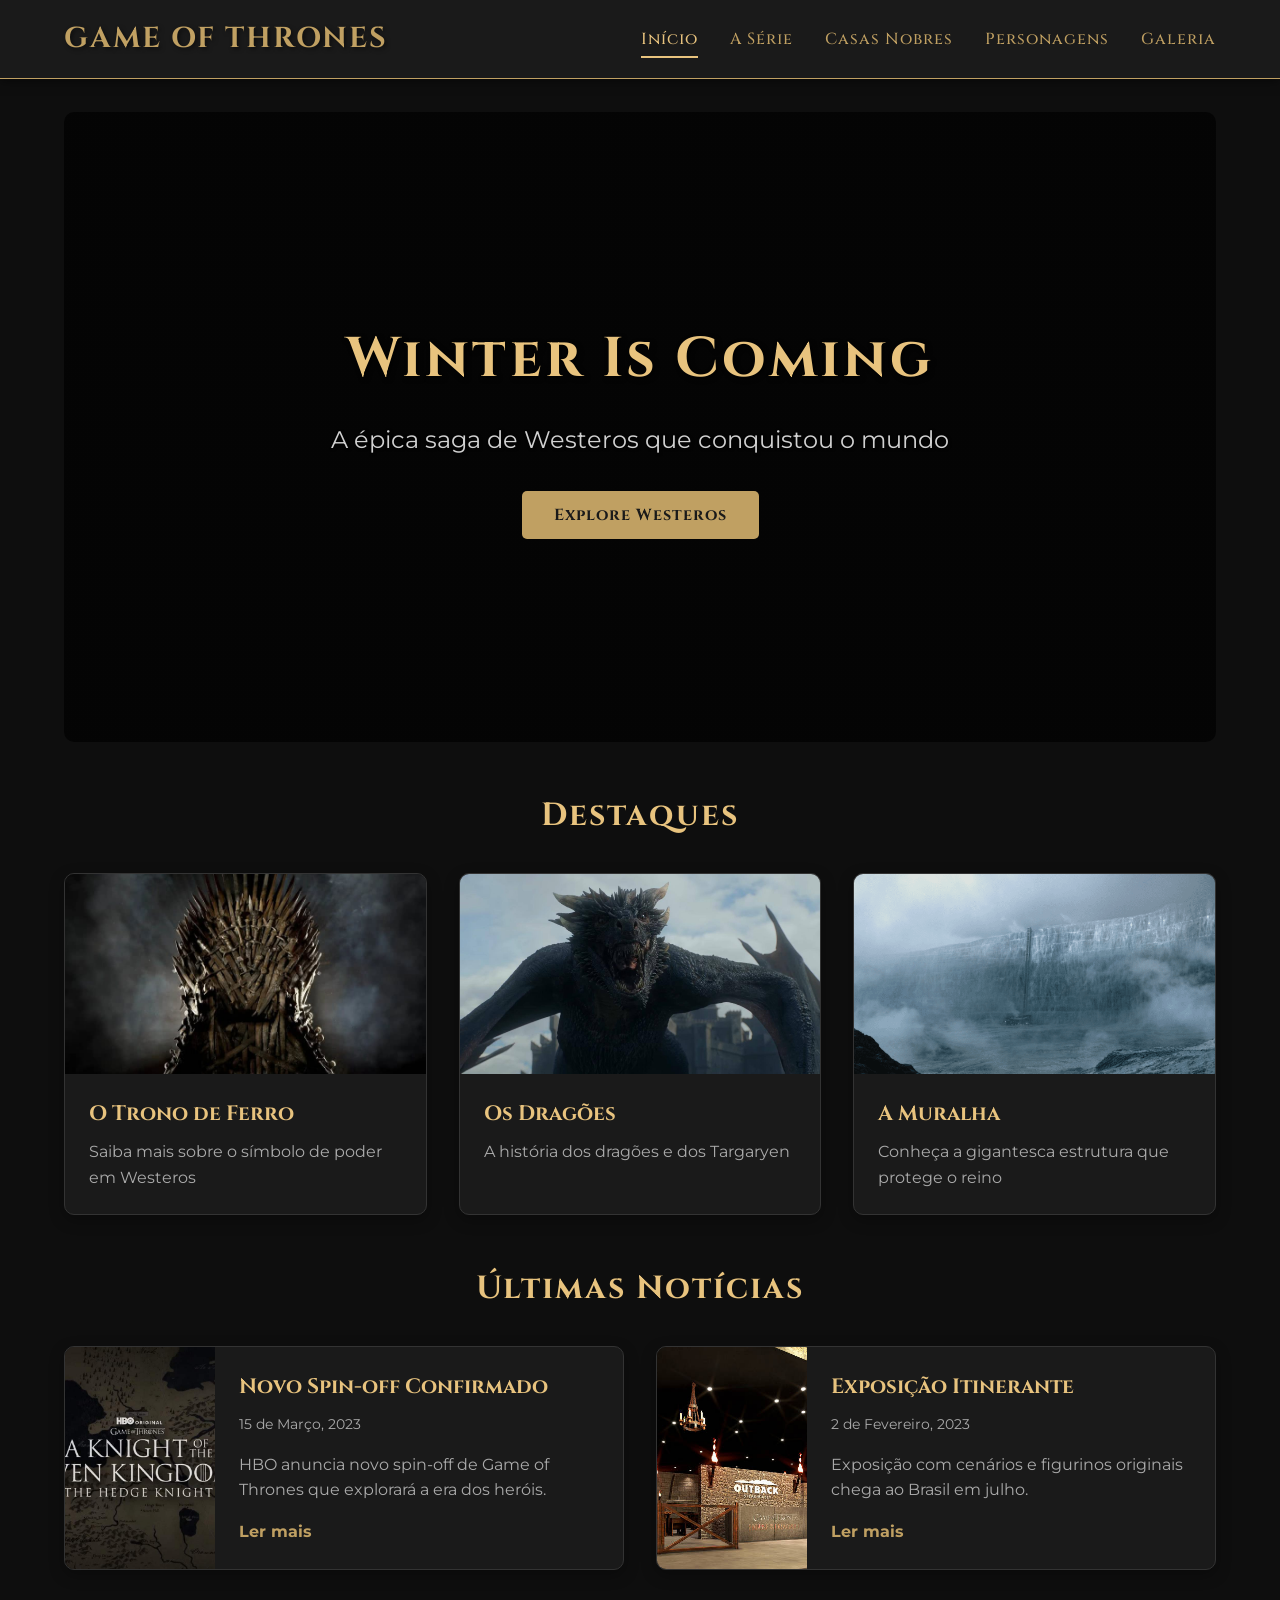
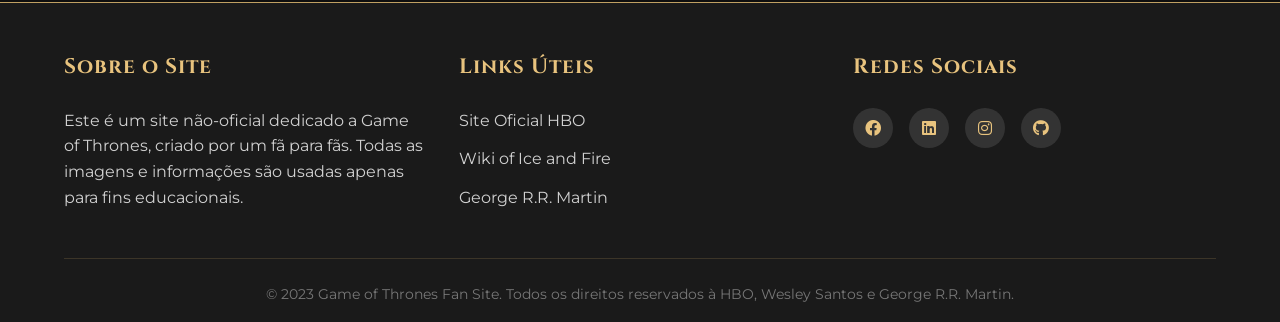
<file: gameofThrones/index.html>
<!DOCTYPE html>
<html lang="pt-br">
<head>
    <meta charset="UTF-8">
    <meta name="viewport" content="width=device-width, initial-scale=1.0">
    <title>Game of Thrones - O Site Oficial</title>
    <link rel="shortcut icon" href="img/ico.png" type="image/x-icon">
    <link rel="stylesheet" href="css/styles.css">
    <link rel="stylesheet" href="https://cdnjs.cloudflare.com/ajax/libs/font-awesome/6.0.0-beta3/css/all.min.css">
    <link href="https://fonts.googleapis.com/css2?family=Cinzel:wght@400;700&family=Montserrat:wght@400;500&display=swap" rel="stylesheet">
</head>
<body>
    <header>
        <div class="logo">
            <h1>GAME OF THRONES</h1>
        </div>
        <nav>
            <ul>
                <li><a href="#" class="active" data-page="home">Início</a></li>
                <li><a href="#" data-page="about">A Série</a></li>
                <li><a href="#" data-page="houses">Casas Nobres</a></li>
                <li><a href="#" data-page="characters">Personagens</a></li>
                <li><a href="#" data-page="gallery">Galeria</a></li>
            </ul>
        </nav>
        <div class="menu-toggle">
            <i class="fas fa-bars"></i>
        </div>
    </header>

    <main>
        <!-- Página Inicial -->
        <section id="home-page" class="page active">
            <div class="hero">
                <div class="hero-content">
                    <h2>Winter Is Coming</h2>
                    <p>A épica saga de Westeros que conquistou o mundo</p>
                    <button class="cta-button">Explore Westeros</button>
                </div>
            </div>

            <div class="highlights">
                <h3>Destaques</h3>
                <div class="highlight-cards">
                    <div class="highlight-card">
                        <img src="img/trono de ferro.jpg" alt="Trono de Ferro">
                        <h4>O Trono de Ferro</h4>
                        <p>Saiba mais sobre o símbolo de poder em Westeros</p>
                    </div>
                    <div class="highlight-card">
                        <img src="img/os dragoes.jpeg" alt="Dragões">
                        <h4>Os Dragões</h4>
                        <p>A história dos dragões e dos Targaryen</p>
                    </div>
                    <div class="highlight-card">
                        <img src="img/a muralha.png" alt="A Muralha">
                        <h4>A Muralha</h4>
                        <p>Conheça a gigantesca estrutura que protege o reino</p>
                    </div>
                </div>
            </div>

            <div class="news">
                <h3>Últimas Notícias</h3>
                <div class="news-container">
                    <div class="news-item">
                        <img src="img/spinof.jpg" alt="Spin-off">
                        <div class="news-content">
                            <h4>Novo Spin-off Confirmado</h4>
                            <p class="news-date">15 de Março, 2023</p>
                            <p>HBO anuncia novo spin-off de Game of Thrones que explorará a era dos heróis.</p>
                            <a href="#" class="read-more">Ler mais</a>
                        </div>
                    </div>
                    <div class="news-item">
                        <img src="img/exposicao.jpg" alt="Exposição">
                        <div class="news-content">
                            <h4>Exposição Itinerante</h4>
                            <p class="news-date">2 de Fevereiro, 2023</p>
                            <p>Exposição com cenários e figurinos originais chega ao Brasil em julho.</p>
                            <a href="#" class="read-more">Ler mais</a>
                        </div>
                    </div>
                </div>
            </div>
        </section>

        <!-- Página Sobre a Série -->
        <section id="about-page" class="page">
            <h2>A Série</h2>
            <div class="about-content">
                <div class="about-text">
                    <p>Game of Thrones é uma série de televisão norte-americana criada por David Benioff e D. B. Weiss, baseada na série de livros As Crônicas de Gelo e Fogo, escrita por George R. R. Martin.</p>
                    <p>A série estreou em 17 de abril de 2011 no canal HBO e rapidamente se tornou um fenômeno mundial, conhecida por sua narrativa complexa, personagens ricamente desenvolvidos e reviravoltas surpreendentes.</p>
                    <p>Com oito temporadas e 73 episódios, Game of Thrones foi filmada em diversos países, incluindo Irlanda do Norte, Croácia, Islândia e Espanha, utilizando locações reais para criar o mundo fantástico de Westeros.</p>
                    
                    <h3>Temporadas</h3>
                    <div class="seasons">
                        <div class="season">
                            <h4>Temporada 1 (2011)</h4>
                            <p>10 episódios</p>
                        </div>
                        <div class="season">
                            <h4>Temporada 2 (2012)</h4>
                            <p>10 episódios</p>
                        </div>
                        <div class="season">
                            <h4>Temporada 3 (2013)</h4>
                            <p>10 episódios</p>
                        </div>
                        <div class="season">
                            <h4>Temporada 4 (2014)</h4>
                            <p>10 episódios</p>
                        </div>
                        <div class="season">
                            <h4>Temporada 5 (2015)</h4>
                            <p>10 episódios</p>
                        </div>
                        <div class="season">
                            <h4>Temporada 6 (2016)</h4>
                            <p>10 episódios</p>
                        </div>
                        <div class="season">
                            <h4>Temporada 7 (2017)</h4>
                            <p>7 episódios</p>
                        </div>
                        <div class="season">
                            <h4>Temporada 8 (2019)</h4>
                            <p>6 episódios</p>
                        </div>
                    </div>
                </div>
                <div class="about-image">
                    <img src="img/Game-of-Thrones-2.jpg" alt="Game of Thrones">
                    <div class="awards">
                        <h4>Prêmios e Reconhecimento</h4>
                        <ul>
                            <li><i class="fas fa-trophy"></i> 59 Emmy Awards</li>
                            <li><i class="fas fa-trophy"></i> 5 Golden Globe Awards</li>
                            <li><i class="fas fa-trophy"></i> 11 Screen Actors Guild Awards</li>
                            <li><i class="fas fa-trophy"></i> Série mais premiada da história do Emmy</li>
                        </ul>
                    </div>
                </div>
            </div>
        </section>

        <!-- Página Casas Nobres -->
        <section id="houses-page" class="page">
            <h2>Casas Nobres de Westeros</h2>
            <div class="houses-intro">
                <p>As Sete Casas Nobres de Westeros são as famílias mais poderosas dos Sete Reinos, cada uma com sua própria história, lema e características distintas. Conheça as principais casas abaixo:</p>
            </div>

            <div class="houses-container">
                <div class="house-card stark">
                    <div class="house-banner">
                        <img src="img/casa stark1.jpg" alt="Casa Stark">
                    </div>
                    <div class="house-content">
                        <h3>Casa Stark</h3>
                        <p class="house-motto">"O Inverno Está Chegando"</p>
                        <p class="house-region">Norte</p>
                        <p>A Casa Stark de Winterfell é uma das famílias mais antigas e nobres de Westeros, conhecida por sua honra e conexão com os lobos gigantes.</p>
                        <div class="house-members">
                            <h4>Membros Principais:</h4>
                            <ul>
                                <li>Eddard Stark</li>
                                <li>Catelyn Stark</li>
                                <li>Jon Snow</li>
                                <li>Sansa Stark</li>
                                <li>Arya Stark</li>
                                <li>Bran Stark</li>
                                <li>Rickon Stark</li>
                            </ul>
                        </div>
                    </div>
                </div>

                <div class="house-card lannister">
                    <div class="house-banner">
                        <img src="img/Casa Lannister.jpg" alt="Casa Lannister">
                    </div>
                    <div class="house-content">
                        <h3>Casa Lannister</h3>
                        <p class="house-motto">"Ouça-me Rugir"</p>
                        <p class="house-region">Terras Ocidentais</p>
                        <p>A Casa Lannister de Rochedo Casterly é uma das famílias mais ricas e poderosas de Westeros, conhecida por sua astúcia e riqueza.</p>
                        <div class="house-members">
                            <h4>Membros Principais:</h4>
                            <ul>
                                <li>Tywin Lannister</li>
                                <li>Cersei Lannister</li>
                                <li>Jaime Lannister</li>
                                <li>Tyrion Lannister</li>
                                <li>Joffrey Baratheon</li>
                                <li>Myrcella Baratheon</li>
                                <li>Tommen Baratheon</li>
                            </ul>
                        </div>
                    </div>
                </div>

                <div class="house-card targaryen">
                    <div class="house-banner">
                        <img src="img/Casa Targaryen.jpg" alt="Casa Targaryen">
                    </div>
                    <div class="house-content">
                        <h3>Casa Targaryen</h3>
                        <p class="house-motto">"Fogo e Sangue"</p>
                        <p class="house-region">Pedra do Dragão (originalmente)</p>
                        <p>A Casa Targaryen é uma família nobre que governou Westeros por quase 300 anos, conhecida por seus cabelos prateados e por domar dragões.</p>
                        <div class="house-members">
                            <h4>Membros Principais:</h4>
                            <ul>
                                <li>Daenerys Targaryen</li>
                                <li>Viserys Targaryen</li>
                                <li>Aegon Targaryen (Jon Snow)</li>
                                <li>Rhaegar Targaryen</li>
                                <li>Aerys II Targaryen</li>
                            </ul>
                        </div>
                    </div>
                </div>

                <div class="house-card baratheon">
                    <div class="house-banner">
                        <img src="img/Casa Baratheon.jpg" alt="Casa Baratheon">
                    </div>
                    <div class="house-content">
                        <h3>Casa Baratheon</h3>
                        <p class="house-motto">"Nossa é a Fúria"</p>
                        <p class="house-region">Terras da Tempestade</p>
                        <p>A Casa Baratheon de Ponta Tempestade ascendeu ao poder quando Robert Baratheon derrubou a dinastia Targaryen na Rebelião de Robert.</p>
                        <div class="house-members">
                            <h4>Membros Principais:</h4>
                            <ul>
                                <li>Robert Baratheon</li>
                                <li>Stannis Baratheon</li>
                                <li>Renly Baratheon</li>
                                <li>Joffrey Baratheon</li>
                                <li>Myrcella Baratheon</li>
                                <li>Tommen Baratheon</li>
                            </ul>
                        </div>
                    </div>
                </div>

                <div class="house-card greyjoy">
                    <div class="house-banner">
                        <img src="img/Casa Greyjoy.jpg" alt="Casa Greyjoy">
                    </div>
                    <div class="house-content">
                        <h3>Casa Greyjoy</h3>
                        <p class="house-motto">"Nós Não Semeamos"</p>
                        <p class="house-region">Ilhas de Ferro</p>
                        <p>A Casa Greyjoy de Pyke governa as Ilhas de Ferro, um grupo de ilhas rochosas cujos habitantes são temidos como saqueadores e piratas.</p>
                        <div class="house-members">
                            <h4>Membros Principais:</h4>
                            <ul>
                                <li>Balon Greyjoy</li>
                                <li>Yara Greyjoy</li>
                                <li>Theon Greyjoy</li>
                                <li>Euron Greyjoy</li>
                            </ul>
                        </div>
                    </div>
                </div>

                <div class="house-card tyrell">
                    <div class="house-banner">
                        <img src="img/Casa Tyrell.webp" alt="Casa Tyrell">
                    </div>
                    <div class="house-content">
                        <h3>Casa Tyrell</h3>
                        <p class="house-motto">"Crescemos Fortes"</p>
                        <p class="house-region">Campina</p>
                        <p>A Casa Tyrell de Jardim de Cima é a mais rica das Grandes Casas devido às terras férteis da Campina e ao comércio de alimentos.</p>
                        <div class="house-members">
                            <h4>Membros Principais:</h4>
                            <ul>
                                <li>Olenna Tyrell</li>
                                <li>Mace Tyrell</li>
                                <li>Margaery Tyrell</li>
                                <li>Loras Tyrell</li>
                            </ul>
                        </div>
                    </div>
                </div>
            </div>
        </section>

        <!-- Página Personagens -->
        <section id="characters-page" class="page">
            <h2>Personagens Principais</h2>
            <div class="characters-intro">
                <p>Game of Thrones apresenta um elenco vasto e complexo de personagens. Conheça os principais abaixo:</p>
            </div>

            <div class="characters-container">
                <div class="character-card">
                    <img src="img/Jon Snow.jpg" alt="Jon Snow">
                    <div class="character-info">
                        <h3>Jon Snow</h3>
                        <p class="character-house">Casa Stark/Targaryen</p>
                        <p class="character-actor">Interpretado por Kit Harington</p>
                        <p>Filho bastardo de Eddard Stark que se torna Lorde Comandante da Patrulha da Noite e peça chave na guerra contra os Caminhantes Brancos.</p>
                    </div>
                </div>

                <div class="character-card">
                    <img src="img/Daenerys Targaryen.jpg" alt="Daenerys Targaryen">
                    <div class="character-info">
                        <h3>Daenerys Targaryen</h3>
                        <p class="character-house">Casa Targaryen</p>
                        <p class="character-actor">Interpretada por Emilia Clarke</p>
                        <p>A última herdeira da dinastia Targaryen, conhecida como a Mãe dos Dragões, que busca recuperar o Trono de Ferro de sua família.</p>
                    </div>
                </div>

                <div class="character-card">
                    <img src="img/Tyrion Lannister.jpg" alt="Tyrion Lannister">
                    <div class="character-info">
                        <h3>Tyrion Lannister</h3>
                        <p class="character-house">Casa Lannister</p>
                        <p class="character-actor">Interpretado por Peter Dinklage</p>
                        <p>O "Duende", conhecido por sua inteligência e sagacidade, que se torna um dos conselheiros mais importantes de Daenerys Targaryen.</p>
                    </div>
                </div>

                <div class="character-card">
                    <img src="img/Cersei Lannister.jpg" alt="Cersei Lannister">
                    <div class="character-info">
                        <h3>Cersei Lannister</h3>
                        <p class="character-house">Casa Lannister</p>
                        <p class="character-actor">Interpretada por Lena Headey</p>
                        <p>Rainha de Westeros, conhecida por sua crueldade e determinação em manter o poder a qualquer custo.</p>
                    </div>
                </div>

                <div class="character-card">
                    <img src="img/Arya Stark.webp" alt="Arya Stark">
                    <div class="character-info">
                        <h3>Arya Stark</h3>
                        <p class="character-house">Casa Stark</p>
                        <p class="character-actor">Interpretada por Maisie Williams</p>
                        <p>A filha mais nova de Ned Stark que se torna uma guerreira habilidosa e busca vingança contra aqueles que prejudicaram sua família.</p>
                    </div>
                </div>

                <div class="character-card">
                    <img src="img/Sansa Stark.jpg" alt="Sansa Stark">
                    <div class="character-info">
                        <h3>Sansa Stark</h3>
                        <p class="character-house">Casa Stark</p>
                        <p class="character-actor">Interpretada por Sophie Turner</p>
                        <p>A filha mais velha de Ned Stark que evolui de uma jovem ingênua para uma líder astuta e poderosa do Norte.</p>
                    </div>
                </div>
            </div>
        </section>

        <!-- Página Galeria -->
        <section id="gallery-page" class="page">
            <h2>Galeria</h2>
            <div class="gallery-intro">
                <p>Explore imagens icônicas de Game of Thrones, desde locações impressionantes até cenas memoráveis.</p>
            </div>

            <div class="gallery-container">
                <div class="gallery-item">
                    <img src="img/trono de ferro.jpg" alt="Trono de Ferro">
                    <div class="gallery-caption">O Trono de Ferro</div>
                </div>
                <div class="gallery-item">
                    <img src="img/os dragoes.jpeg" alt="Dragões">
                    <div class="gallery-caption">Os Dragões de Daenerys</div>
                </div>
                <div class="gallery-item">
                    <img src="img/a muralha.png" alt="A Muralha">
                    <div class="gallery-caption">A Muralha</div>
                </div>
                <div class="gallery-item">
                    <img src="img/Winterfell.jpg" alt="Winterfell">
                    <div class="gallery-caption">Winterfell</div>
                </div>
                <div class="gallery-item">
                    <img src="img/portoreal.webp" alt="King's Landing">
                    <div class="gallery-caption">Porto Real</div>
                </div>
                <div class="gallery-item">
                    <img src="img/Jon Snow.jpg" alt="Jon Snow">
                    <div class="gallery-caption">Jon Snow</div>
                </div>
            </div>
        </section>
    </main>

    <footer>
        <div class="footer-content">
            <div class="footer-section">
                <h3>Sobre o Site</h3>
                <p>Este é um site não-oficial dedicado a Game of Thrones, criado por um fã para fãs. Todas as imagens e informações são usadas apenas para fins educacionais.</p>
            </div>
            <div class="footer-section">
                <h3>Links Úteis</h3>
                <ul>
                    <li><a href="https://www.hbo.com/game-of-thrones" target="_blank">Site Oficial HBO</a></li>
                    <li><a href="https://awoiaf.westeros.org/" target="_blank">Wiki of Ice and Fire</a></li>
                    <li><a href="https://georgerrmartin.com/" target="_blank">George R.R. Martin</a></li>
                </ul>
            </div>
            <div class="footer-section">
                <h3>Redes Sociais</h3>
                <div class="social-icons">
                    <a href="https://www.facebook.com/" target="_blank"><i class="fab fa-facebook"></i></a>
                    <a href="https://www.linkedin.com/in/wesley-santos-0a2b20334" target="_blank" rel="noopener noreferrer">
                        <i class="fab fa-linkedin"></i>
                    </a>
                    <a href="https://www.instagram.com/wesley.santos_16?igsh=ZnZzYnZnNWIxbzVt" target="_blank"><i class="fab fa-instagram"></i></a>
                    <a href="https://github.com/Wesley2117" target="_blank" rel="noopener noreferrer">
                        <i class="fab fa-github"></i>
                    </a>
                </div>
            </div>
        </div>
        <div class="footer-bottom">
            <p>&copy; 2023 Game of Thrones Fan Site. Todos os direitos reservados à HBO, Wesley Santos e George R.R. Martin.</p>
        </div>
    </footer>

    <script src="js/script.js"></script>
</body>
</html>
</file>
<file: gameofThrones/css/styles.css>
/* Reset e Estilos Globais */
* {
    margin: 0;
    padding: 0;
    box-sizing: border-box;
}

body {
    background-color: #0e0e0e;
    color: #d1d1d1;
    font-family: 'Montserrat', sans-serif;
    line-height: 1.6;
}

a {
    text-decoration: none;
    color: inherit;
}

ul {
    list-style: none;
}

/* Header */
header {
    background-color: #1a1a1a;
    color: #c0a062;
    padding: 1rem 5%;
    display: flex;
    justify-content: space-between;
    align-items: center;
    position: fixed;
    width: 100%;
    top: 0;
    z-index: 1000;
    box-shadow: 0 2px 10px rgba(0, 0, 0, 0.5);
    border-bottom: 1px solid #c0a062;
}

.logo h1 {
    font-family: 'Cinzel', serif;
    font-size: 1.8rem;
    font-weight: 700;
    letter-spacing: 2px;
    text-shadow: 2px 2px 4px rgba(0, 0, 0, 0.5);
}

nav ul {
    display: flex;
}

nav ul li {
    margin-left: 2rem;
}

nav ul li a {
    font-weight: 500;
    transition: color 0.3s;
    padding: 0.5rem 0;
    position: relative;
    font-family: 'Cinzel', serif;
    letter-spacing: 1px;
}

nav ul li a:hover {
    color: #e8c37e;
}

nav ul li a.active {
    color: #e8c37e;
}

nav ul li a.active::after {
    content: '';
    position: absolute;
    bottom: 0;
    left: 0;
    width: 100%;
    height: 2px;
    background-color: #e8c37e;
}

.menu-toggle {
    display: none;
    cursor: pointer;
    font-size: 1.5rem;
}

/* Main Content */
main {
    margin-top: 80px;
    min-height: calc(100vh - 160px);
    padding: 2rem 5%;
}

.page {
    display: none;
}

.page.active {
    display: block;
    animation: fadeIn 0.5s ease-in-out;
}

@keyframes fadeIn {
    from { opacity: 0; }
    to { opacity: 1; }
}

/* Home Page */
.hero {
    background: linear-gradient(rgba(0, 0, 0, 0.7), rgba(0, 0, 0, 0.7)), url('https://images.unsplash.com/photo-1534447677768-be436bb09401?ixlib=rb-1.2.1&auto=format&fit=crop&w=1350&q=80');
    background-size: cover;
    background-position: center;
    height: 70vh;
    display: flex;
    align-items: center;
    justify-content: center;
    text-align: center;
    border-radius: 10px;
    margin-bottom: 3rem;
    position: relative;
}

.hero-content {
    z-index: 2;
}

.hero h2 {
    font-family: 'Cinzel', serif;
    font-size: 3.5rem;
    margin-bottom: 1rem;
    color: #e8c37e;
    text-shadow: 2px 2px 5px rgba(0, 0, 0, 0.8);
    letter-spacing: 3px;
}

.hero p {
    font-size: 1.5rem;
    margin-bottom: 2rem;
    text-shadow: 1px 1px 3px rgba(0, 0, 0, 0.8);
}

.cta-button {
    background-color: #c0a062;
    color: #1a1a1a;
    border: none;
    padding: 0.8rem 2rem;
    font-size: 1rem;
    border-radius: 5px;
    cursor: pointer;
    transition: all 0.3s;
    font-weight: bold;
    font-family: 'Cinzel', serif;
    letter-spacing: 1px;
}

.cta-button:hover {
    background-color: #e8c37e;
    transform: translateY(-3px);
    box-shadow: 0 5px 15px rgba(200, 160, 80, 0.4);
}

.highlights {
    margin-bottom: 3rem;
}

.highlights h3 {
    font-family: 'Cinzel', serif;
    font-size: 2rem;
    margin-bottom: 2rem;
    color: #e8c37e;
    text-align: center;
    letter-spacing: 2px;
}

.highlight-cards {
    display: grid;
    grid-template-columns: repeat(auto-fit, minmax(300px, 1fr));
    gap: 2rem;
}

.highlight-card {
    background-color: #1a1a1a;
    border-radius: 10px;
    overflow: hidden;
    box-shadow: 0 5px 15px rgba(0, 0, 0, 0.3);
    transition: transform 0.3s, box-shadow 0.3s;
    border: 1px solid #333;
}

.highlight-card:hover {
    transform: translateY(-10px);
    box-shadow: 0 15px 30px rgba(0, 0, 0, 0.5);
}

.highlight-card img {
    width: 100%;
    height: 200px;
    object-fit: cover;
}

.highlight-card h4 {
    padding: 1rem 1.5rem 0;
    font-size: 1.3rem;
    color: #e8c37e;
    font-family: 'Cinzel', serif;
}

.highlight-card p {
    padding: 0.5rem 1.5rem 1.5rem;
    color: #aaa;
}

.news h3 {
    font-family: 'Cinzel', serif;
    font-size: 2rem;
    margin-bottom: 2rem;
    color: #e8c37e;
    text-align: center;
    letter-spacing: 2px;
}

.news-container {
    display: grid;
    grid-template-columns: repeat(auto-fit, minmax(400px, 1fr));
    gap: 2rem;
}

.news-item {
    background-color: #1a1a1a;
    border-radius: 10px;
    overflow: hidden;
    box-shadow: 0 5px 15px rgba(0, 0, 0, 0.3);
    display: flex;
    border: 1px solid #333;
}

.news-item img {
    width: 150px;
    height: 100%;
    object-fit: cover;
}

.news-content {
    padding: 1.5rem;
    flex: 1;
}

.news-content h4 {
    font-size: 1.3rem;
    margin-bottom: 0.5rem;
    color: #e8c37e;
    font-family: 'Cinzel', serif;
}

.news-date {
    color: #777;
    font-size: 0.9rem;
    margin-bottom: 1rem;
}

.news-content p {
    margin-bottom: 1rem;
    color: #aaa;
}

.read-more {
    color: #c0a062;
    font-weight: bold;
    transition: color 0.3s;
}

.read-more:hover {
    color: #e8c37e;
}

/* About Page */
#about-page h2 {
    font-family: 'Cinzel', serif;
    font-size: 2.5rem;
    margin-bottom: 2rem;
    color: #e8c37e;
    text-align: center;
    letter-spacing: 2px;
}

.about-content {
    display: grid;
    grid-template-columns: 1fr 1fr;
    gap: 3rem;
    margin-bottom: 3rem;
}

.about-text p {
    margin-bottom: 1.5rem;
    font-size: 1.1rem;
    line-height: 1.8;
    color: #d1d1d1;
}

.about-image img {
    width: 100%;
    border-radius: 10px;
    box-shadow: 0 5px 15px rgba(0, 0, 0, 0.3);
    border: 1px solid #333;
}

.awards {
    margin-top: 2rem;
    background-color: #1a1a1a;
    padding: 1.5rem;
    border-radius: 10px;
    box-shadow: 0 5px 15px rgba(0, 0, 0, 0.3);
    border: 1px solid #333;
}

.awards h4 {
    font-family: 'Cinzel', serif;
    color: #e8c37e;
    margin-bottom: 1rem;
    font-size: 1.3rem;
}

.awards ul li {
    margin-bottom: 0.8rem;
    display: flex;
    align-items: center;
    color: #d1d1d1;
}

.awards i {
    margin-right: 1rem;
    color: #e8c37e;
}

.seasons {
    display: grid;
    grid-template-columns: repeat(auto-fit, minmax(200px, 1fr));
    gap: 1.5rem;
    margin-top: 2rem;
}

.season {
    background-color: #1a1a1a;
    padding: 1.5rem;
    border-radius: 10px;
}

/* Houses Page */
#houses-page h2 {
    font-family: 'Cinzel', serif;
    font-size: 2.5rem;
    margin-bottom: 1rem;
    color: #e8c37e;
    text-align: center;
    letter-spacing: 2px;
}

.houses-intro {
    text-align: center;
    margin-bottom: 3rem;
    max-width: 800px;
    margin-left: auto;
    margin-right: auto;
    color: #d1d1d1;
}

.houses-container {
    display: grid;
    grid-template-columns: repeat(auto-fit, minmax(350px, 1fr));
    gap: 2rem;
}

.house-card {
    background-color: #1a1a1a;
    border-radius: 10px;
    overflow: hidden;
    box-shadow: 0 5px 15px rgba(0, 0, 0, 0.3);
    transition: transform 0.3s, box-shadow 0.3s;
    border: 1px solid #333;
}

.house-card:hover {
    transform: translateY(-10px);
    box-shadow: 0 15px 30px rgba(0, 0, 0, 0.5);
}

.house-banner {
    height: 150px;
    display: flex;
    align-items: center;
    justify-content: center;
    background-color: #000;
    padding: 1rem;
}

.house-banner img {
    max-height: 100%;
    max-width: 100%;
    object-fit: contain;
}

.house-content {
    padding: 1.5rem;
}

.house-content h3 {
    font-family: 'Cinzel', serif;
    font-size: 1.5rem;
    color: #e8c37e;
    margin-bottom: 0.5rem;
}

.house-motto {
    font-style: italic;
    color: #aaa;
    margin-bottom: 0.5rem;
}

.house-region {
    font-weight: bold;
    color: #c0a062;
    margin-bottom: 1rem;
    display: inline-block;
    padding: 0.3rem 0.8rem;
    background-color: rgba(192, 160, 98, 0.1);
    border-radius: 5px;
}

.house-content p {
    margin-bottom: 1.5rem;
    color: #d1d1d1;
}

.house-members h4 {
    font-family: 'Cinzel', serif;
    font-size: 1.2rem;
    color: #e8c37e;
    margin-bottom: 0.8rem;
}

.house-members ul {
    display: grid;
    grid-template-columns: repeat(auto-fit, minmax(120px, 1fr));
    gap: 0.5rem;
}

.house-members li {
    font-size: 0.9rem;
    color: #aaa;
    padding: 0.3rem;
    border-left: 2px solid #c0a062;
}

/* Estilos específicos para cada casa */
.house-card.stark {
    border-top: 5px solid #5d8aa8;
}

.house-card.lannister {
    border-top: 5px solid #c19a6b;
}

.house-card.targaryen {
    border-top: 5px solid #8b0000;
}

.house-card.baratheon {
    border-top: 5px solid #00008b;
}

.house-card.greyjoy {
    border-top: 5px solid #000000;
}

.house-card.tyrell {
    border-top: 5px solid #008000;
}

/* Characters Page */
#characters-page h2 {
    font-family: 'Cinzel', serif;
    font-size: 2.5rem;
    margin-bottom: 1rem;
    color: #e8c37e;
    text-align: center;
    letter-spacing: 2px;
}

.characters-intro {
    text-align: center;
    margin-bottom: 3rem;
    max-width: 800px;
    margin-left: auto;
    margin-right: auto;
    color: #d1d1d1;
}

.characters-container {
    display: grid;
    grid-template-columns: repeat(auto-fit, minmax(300px, 1fr));
    gap: 2rem;
}

.character-card {
    background-color: #1a1a1a;
    border-radius: 10px;
    overflow: hidden;
    box-shadow: 0 5px 15px rgba(0, 0, 0, 0.3);
    transition: transform 0.3s, box-shadow 0.3s;
    border: 1px solid #333;
}

.character-card:hover {
    transform: translateY(-10px);
    box-shadow: 0 15px 30px rgba(0, 0, 0, 0.5);
}

.character-card img {
    width: 100%;
    height: 350px;
    object-fit: cover;
}

.character-info {
    padding: 1.5rem;
}

.character-info h3 {
    font-family: 'Cinzel', serif;
    font-size: 1.5rem;
    color: #e8c37e;
    margin-bottom: 0.5rem;
}

.character-house {
    font-weight: bold;
    color: #c0a062;
    margin-bottom: 0.5rem;
    display: inline-block;
    padding: 0.3rem 0.8rem;
    background-color: rgba(192, 160, 98, 0.1);
    border-radius: 5px;
}

.character-actor {
    font-style: italic;
    color: #aaa;
    margin-bottom: 1rem;
    font-size: 0.9rem;
}

.character-info p {
    color: #d1d1d1;
}

/* Gallery Page */
#gallery-page h2 {
    font-family: 'Cinzel', serif;
    font-size: 2.5rem;
    margin-bottom: 1rem;
    color: #e8c37e;
    text-align: center;
    letter-spacing: 2px;
}

.gallery-intro {
    text-align: center;
    margin-bottom: 3rem;
    max-width: 800px;
    margin-left: auto;
    margin-right: auto;
    color: #d1d1d1;
}

.gallery-container {
    display: grid;
    grid-template-columns: repeat(auto-fit, minmax(300px, 1fr));
    gap: 1.5rem;
}

.gallery-item {
    position: relative;
    border-radius: 10px;
    overflow: hidden;
    box-shadow: 0 5px 15px rgba(0, 0, 0, 0.3);
    transition: transform 0.3s;
    cursor: pointer;
    aspect-ratio: 4/3;
}

.gallery-item:hover {
    transform: scale(1.03);
}

.gallery-item img {
    width: 100%;
    height: 100%;
    object-fit: cover;
    transition: transform 0.5s;
}

.gallery-item:hover img {
    transform: scale(1.1);
}

.gallery-caption {
    position: absolute;
    bottom: 0;
    left: 0;
    right: 0;
    background: linear-gradient(to top, rgba(0, 0, 0, 0.8), transparent);
    color: white;
    padding: 1rem;
    text-align: center;
    font-weight: bold;
    transform: translateY(100%);
    transition: transform 0.3s;
}

.gallery-item:hover .gallery-caption {
    transform: translateY(0);
}

/* Lightbox */
#lightbox {
    position: fixed;
    top: 0;
    left: 0;
    width: 100%;
    height: 100%;
    background-color: rgba(0, 0, 0, 0.8);
    display: flex;
    align-items: center;
    justify-content: center;
    z-index: 10000;
    opacity: 0;
    pointer-events: none;
    transition: opacity 0.3s;
}

#lightbox.active {
    opacity: 1;
    pointer-events: all;
}

#lightbox img {
    max-height: 80vh;
    max-width: 80vw;
    object-fit: contain;
}

.lightbox-caption {
    position: absolute;
    bottom: 20px;
    left: 50%;
    transform: translateX(-50%);
    color: white;
    font-size: 1.2rem;
    text-align: center;
    background-color: rgba(0, 0, 0, 0.7);
    padding: 0.5rem 1rem;
    border-radius: 5px;
}

/* Responsividade */
@media (max-width: 992px) {
    .about-content {
        grid-template-columns: 1fr;
    }
    
    .about-image {
        order: -1;
    }
    
    .news-item {
        flex-direction: column;
    }
    
    .news-item img {
        width: 100%;
        height: 200px;
    }
}

@media (max-width: 768px) {
    .menu-toggle {
        display: block;
    }
    
    nav {
        position: absolute;
        top: 100%;
        left: 0;
        width: 100%;
        background-color: #1a1a1a;
        padding: 1rem 5%;
        clip-path: polygon(0 0, 100% 0, 100% 0, 0 0);
        transition: clip-path 0.4s ease-in-out;
    }
    
    nav.active {
        clip-path: polygon(0 0, 100% 0, 100% 100%, 0 100%);
    }
    
    nav ul {
        flex-direction: column;
    }
    
    nav ul li {
        margin: 0.5rem 0;
    }
    
    .hero h2 {
        font-size: 2.5rem;
    }
    
    .hero p {
        font-size: 1.2rem;
    }
}

@media (max-width: 576px) {
    .hero {
        height: 50vh;
    }
    
    .hero h2 {
        font-size: 2rem;
    }
    
    .gallery-container {
        grid-template-columns: 1fr;
    }
    
    .houses-container {
        grid-template-columns: 1fr;
    }
    
    .characters-container {
        grid-template-columns: 1fr;
    }
    
    .highlight-cards {
        grid-template-columns: 1fr;
    }
    
    .news-container {
        grid-template-columns: 1fr;
    }
}

/* Footer */
footer {
    background-color: #1a1a1a;
    color: #d1d1d1;
    padding: 3rem 5% 1rem;
    border-top: 1px solid #c0a062;
    font-family: 'Montserrat', sans-serif;
}

.footer-content {
    display: grid;
    grid-template-columns: repeat(auto-fit, minmax(250px, 1fr));
    gap: 2rem;
    margin-bottom: 2rem;
}

.footer-section h3 {
    font-family: 'Cinzel', serif;
    font-size: 1.3rem;
    margin-bottom: 1.5rem;
    color: #e8c37e;
    letter-spacing: 1px;
}

.footer-section p {
    margin-bottom: 1rem;
    line-height: 1.6;
}

.footer-section ul li {
    margin-bottom: 0.8rem;
    transition: color 0.3s;
}

.footer-section ul li:hover {
    color: #e8c37e;
}

.footer-section ul li a {
    display: block;
    transition: color 0.3s;
}

.footer-section ul li a:hover {
    color: #e8c37e;
    transform: translateX(5px);
}

.social-icons {
    display: flex;
    gap: 1rem;
    margin-top: 1rem;
}

.social-icons a {
    display: inline-flex;
    align-items: center;
    justify-content: center;
    width: 40px;
    height: 40px;
    background-color: #333;
    color: #e8c37e;
    border-radius: 50%;
    transition: all 0.3s;
}

.social-icons a:hover {
    background-color: #e8c37e;
    color: #1a1a1a;
    transform: translateY(-3px);
}

.footer-bottom {
    text-align: center;
    padding-top: 1.5rem;
    border-top: 1px solid rgba(192, 160, 98, 0.2);
    font-size: 0.9rem;
    color: #777;
}

/* Responsividade do Footer */
@media (max-width: 768px) {
    .footer-content {
        grid-template-columns: 1fr;
        gap: 1.5rem;
    }
    
    .footer-section {
        margin-bottom: 1.5rem;
    }
    
    .footer-section:not(:last-child) {
        border-bottom: 1px solid rgba(192, 160, 98, 0.2);
        padding-bottom: 1.5rem;
    }
}
</file>
